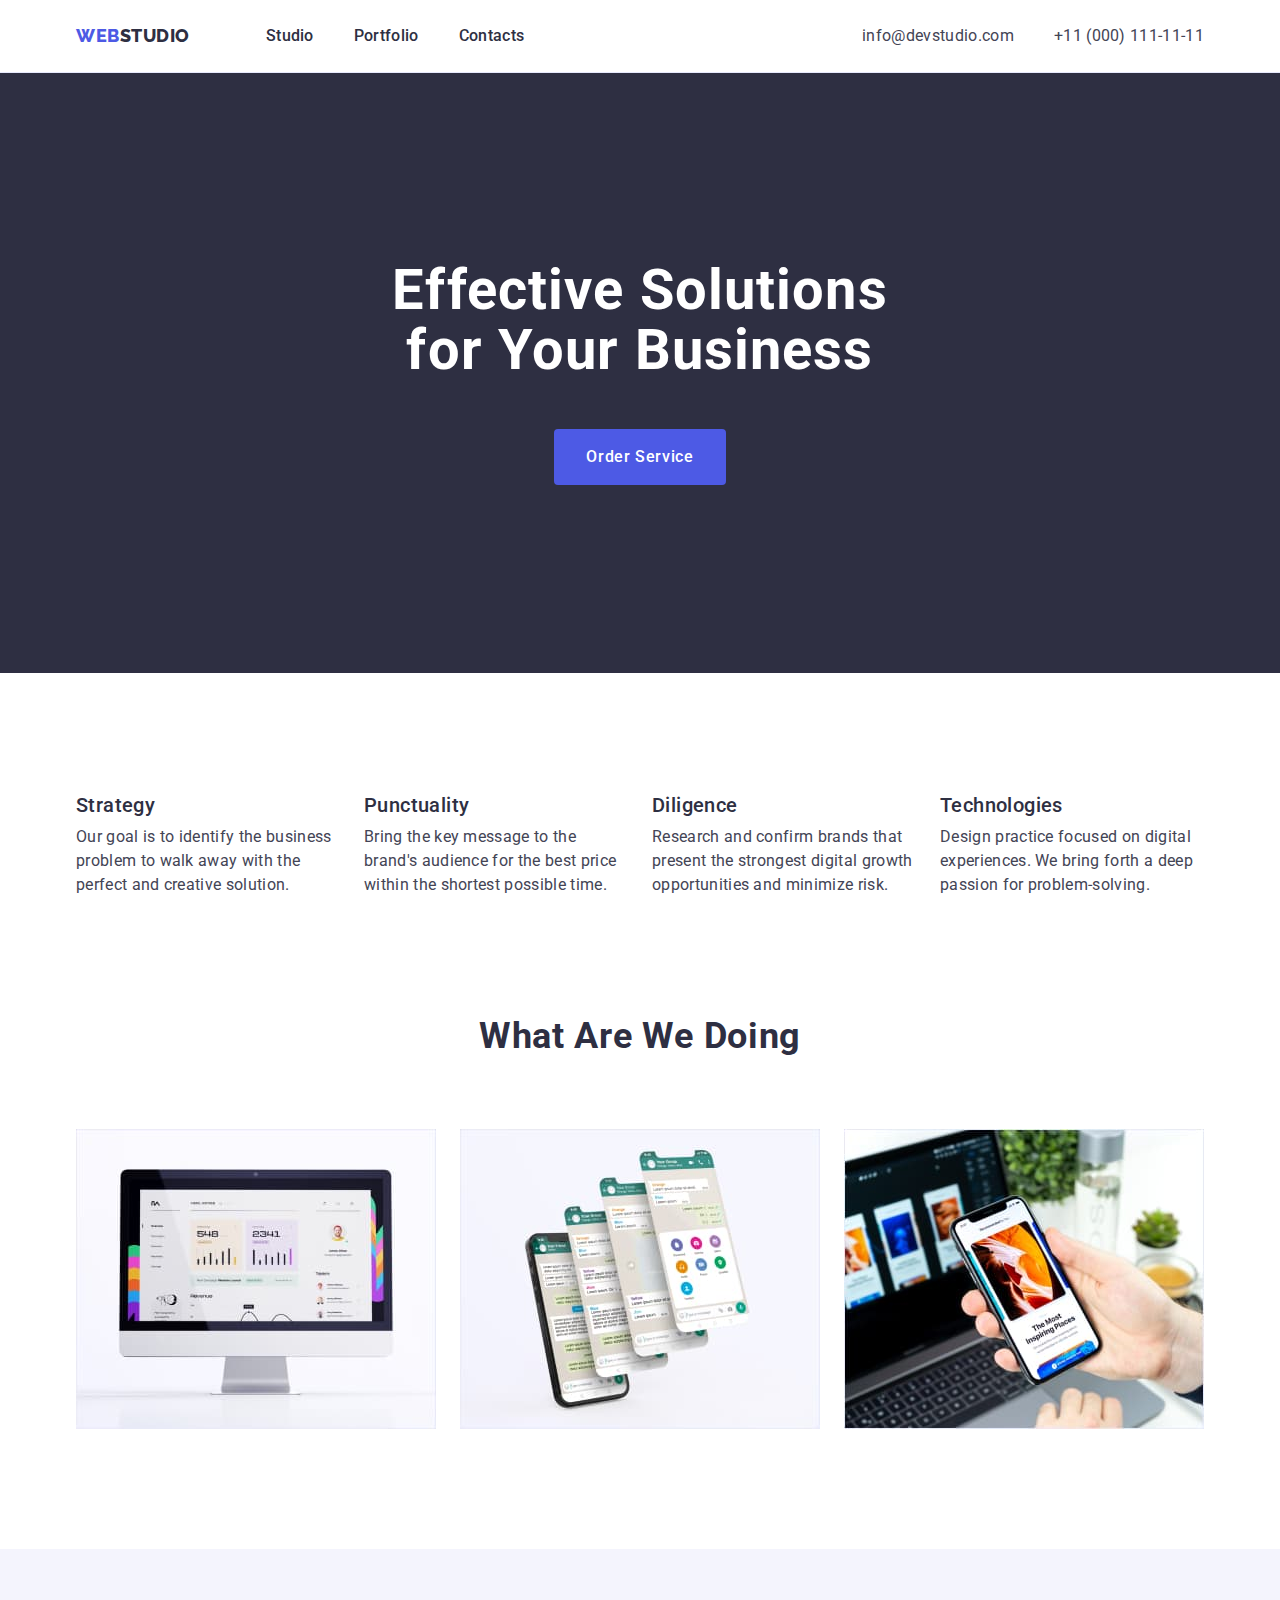
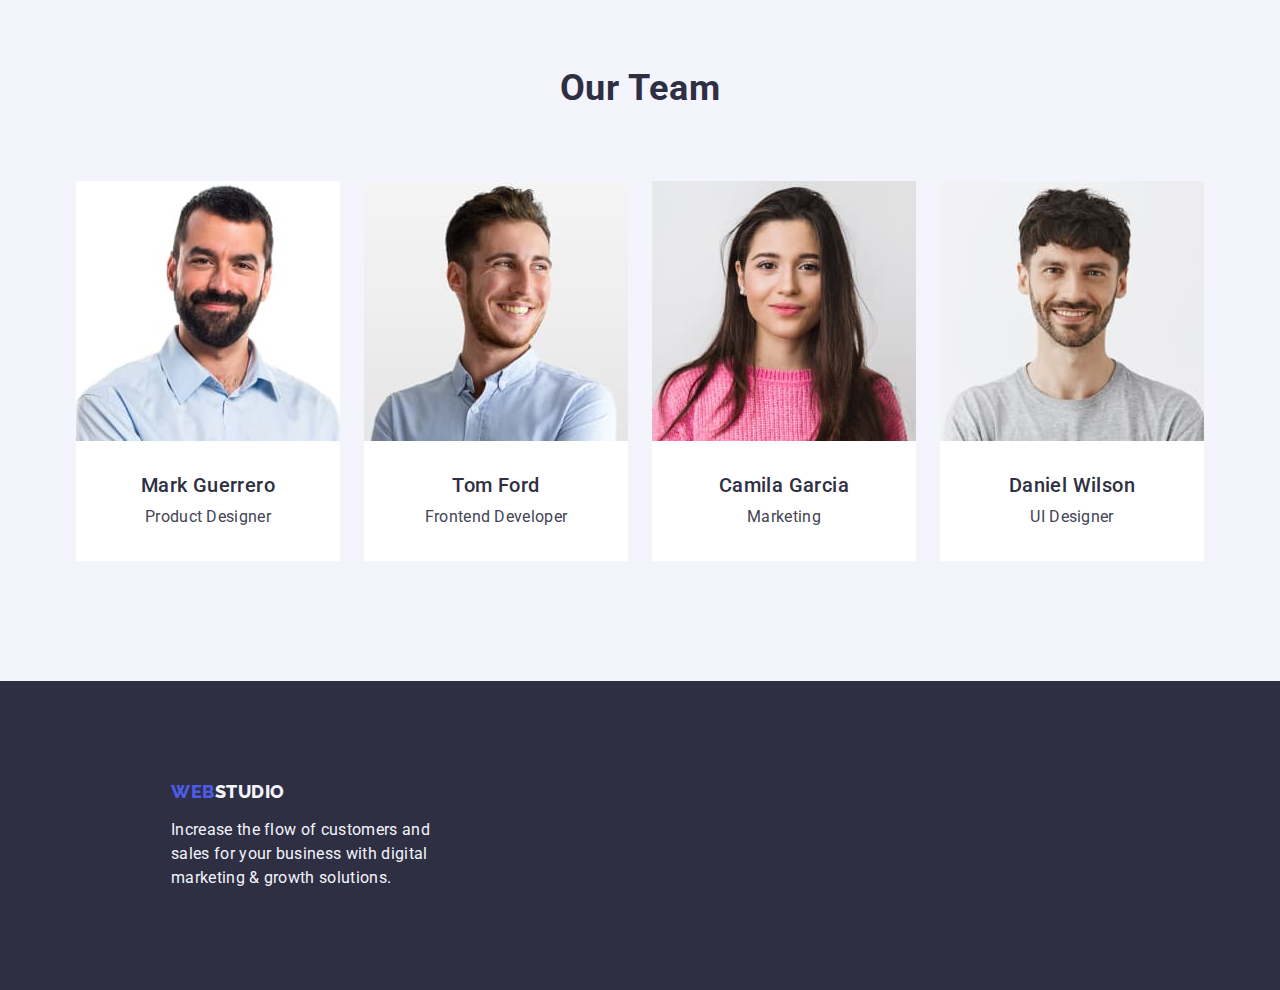
<file: index.html>
<!DOCTYPE html>
<html lang="en">
  <head>
    <meta charset="UTF-8" />
    <meta http-equiv="X-UA-Compatible" content="IE=edge" />
    <meta name="viewport" content="width=device-width, initial-scale=1.0" />
    <title>Студія</title>
    <link rel="preconnect" href="https://fonts.googleapis.com" />
    <link rel="preconnect" href="https://fonts.gstatic.com" crossorigin />
    <link
      href="https://fonts.googleapis.com/css2?family=Raleway:wght@800&family=Roboto:wght@400;500;700;900&display=swap"
      rel="stylesheet"
    />
    <link
      rel="stylesheet"
      href="https://cdnjs.cloudflare.com/ajax/libs/modern-normalize/1.1.0/modern-normalize.min.css"
    />
    <link rel="stylesheet" href="./css/styles.css" />
  </head>
  <body>
    <!-- Header -->
    <header class="page-header">
      <div class="container page-header-nav">
        <nav class="page-nav">
          <a class="logo link page-header-logo" href="./index.html">
            Web<span class="header-logo-second-part">Studio</span>
          </a>

          <ul class="page-nav-list list">
            <li class="page-nav-item">
              <a class="page-nav-link link" href="./index.html">Studio</a>
            </li>
            <li class="page-nav-item">
              <a class="page-nav-link link" href="./portfolio.html"
                >Portfolio</a
              >
            </li>
            <li class="page-nav-item">
              <a class="page-nav-link link" href="">Contacts</a>
            </li>
          </ul>
        </nav>

        <address class="contacts">
          <ul class="contact-list list">
            <li class="contact-item">
              <a class="contact-link link" href="mailto:info@devstudio.com"
                >info@devstudio.com</a
              >
            </li>
            <li class="contact-item">
              <a class="contact-link link" href="tel:+110001111111"
                >+11 (000) 111-11-11</a
              >
            </li>
          </ul>
        </address>
      </div>
    </header>
    <!-- Main -->
    <main>
      <!-- Hero -->
      <section class="hero-section">
        <div class="container">
          <h1 class="hero-title">Effective Solutions for Your Business</h1>
          <button type="button" class="order-service-btn">Order Service</button>
        </div>
      </section>
      <!-- About us -->
      <section class="section about-us-section">
        <div class="container">
          <h2 class="about-us-title" hidden>About us</h2>
          <ul class="about-us-list list">
            <li class="about-us-item">
              <h3 class="about-us-title">Strategy</h3>
              <p class="about-us-text">
                Our goal is to identify the business problem to walk away with
                the perfect and creative solution.
              </p>
            </li>
            <li class="about-us-item">
              <h3 class="about-us-title">Punctuality</h3>
              <p class="about-us-text">
                Bring the key message to the brand's audience for the best price
                within the shortest possible time.
              </p>
            </li>
            <li class="about-us-item">
              <h3 class="about-us-title">Diligence</h3>
              <p class="about-us-text">
                Research and confirm brands that present the strongest digital
                growth opportunities and minimize risk.
              </p>
            </li>
            <li class="about-us-item">
              <h3 class="about-us-title">Technologies</h3>
              <p class="about-us-text">
                Design practice focused on digital experiences. We bring forth a
                deep passion for problem-solving.
              </p>
            </li>
          </ul>
        </div>
      </section>
      <!-- What are we doing -->
      <section class="section what-are-we-doing-section">
        <div class="container">
          <h2 class="section-title">What are we doing</h2>
          <ul class="what-are-we-doing-list list">
            <li class="what-are-we-doing-item">
              <img
                class="what-are-we-doing-img"
                src="./images/what-are-we-doing/computer.jpg"
                alt="Computer monitor showing a website"
                width="360"
                height="300"
              />
            </li>
            <li class="what-are-we-doing-item">
              <img
                class="what-are-we-doing-img"
                src="./images/what-are-we-doing/phone.jpg"
                alt="Smartphone with a messaging app shown on the screen"
                width="360"
                height="300"
              />
            </li>
            <li class="what-are-we-doing-item">
              <img
                class="what-are-we-doing-img"
                src="./images/what-are-we-doing/laptop.jpg"
                alt="Smartphone in a person's hand and a laptop on a table"
                width="360"
                height="300"
              />
            </li>
          </ul>
        </div>
      </section>
      <!-- Our Team -->
      <section class="section our-team-section">
        <div class="container">
          <h2 class="section-title">Our Team</h2>
          <ul class="our-team-list list">
            <li class="our-team-item">
              <img
                class="our-team-img"
                src="./images/our-team/mark-guerrero.jpg"
                alt="Portrait photo of Mark Guerrero"
                width="264"
                height="260"
              />
              <div class="our-team-content">
                <h3 class="our-team-name">Mark Guerrero</h3>
                <p class="our-team-position">Product Designer</p>
              </div>
            </li>
            <li class="our-team-item">
              <img
                class="our-team-img"
                src="./images/our-team/tom-ford.jpg"
                alt="Portrait photo of Tom Ford"
                width="264"
                height="260"
              />
              <div class="our-team-content">
                <h3 class="our-team-name">Tom Ford</h3>
                <p class="our-team-position">Frontend Developer</p>
              </div>
            </li>
            <li class="our-team-item">
              <img
                class="our-team-img"
                src="./images/our-team/camila-garcia.jpg"
                alt="Portrait photo of Camila Garcia"
                width="264"
                height="260"
              />
              <div class="our-team-content">
                <h3 class="our-team-name">Camila Garcia</h3>
                <p class="our-team-position">Marketing</p>
              </div>
            </li>
            <li class="our-team-item">
              <img
                class="our-team-img"
                src="./images/our-team/daniel-wilson.jpg"
                alt="Portrait photo of Daniel Wilson"
                width="264"
                height="260"
              />
              <div class="our-team-content">
                <h3 class="our-team-name">Daniel Wilson</h3>
                <p class="our-team-position">UI Designer</p>
              </div>
            </li>
          </ul>
        </div>
      </section>
    </main>
    <!-- Footer -->
    <footer class="webstudio-footer">
      <div class="container footer-container">
        <a class="logo link footer-logo" href="./index.html"
          >Web<span class="footer-logo-second-part">Studio</span>
        </a>

        <p class="footer-text">
          Increase the flow of customers and sales for your business with
          digital marketing & growth solutions.
        </p>
      </div>
    </footer>
  </body>
</html>
</file>
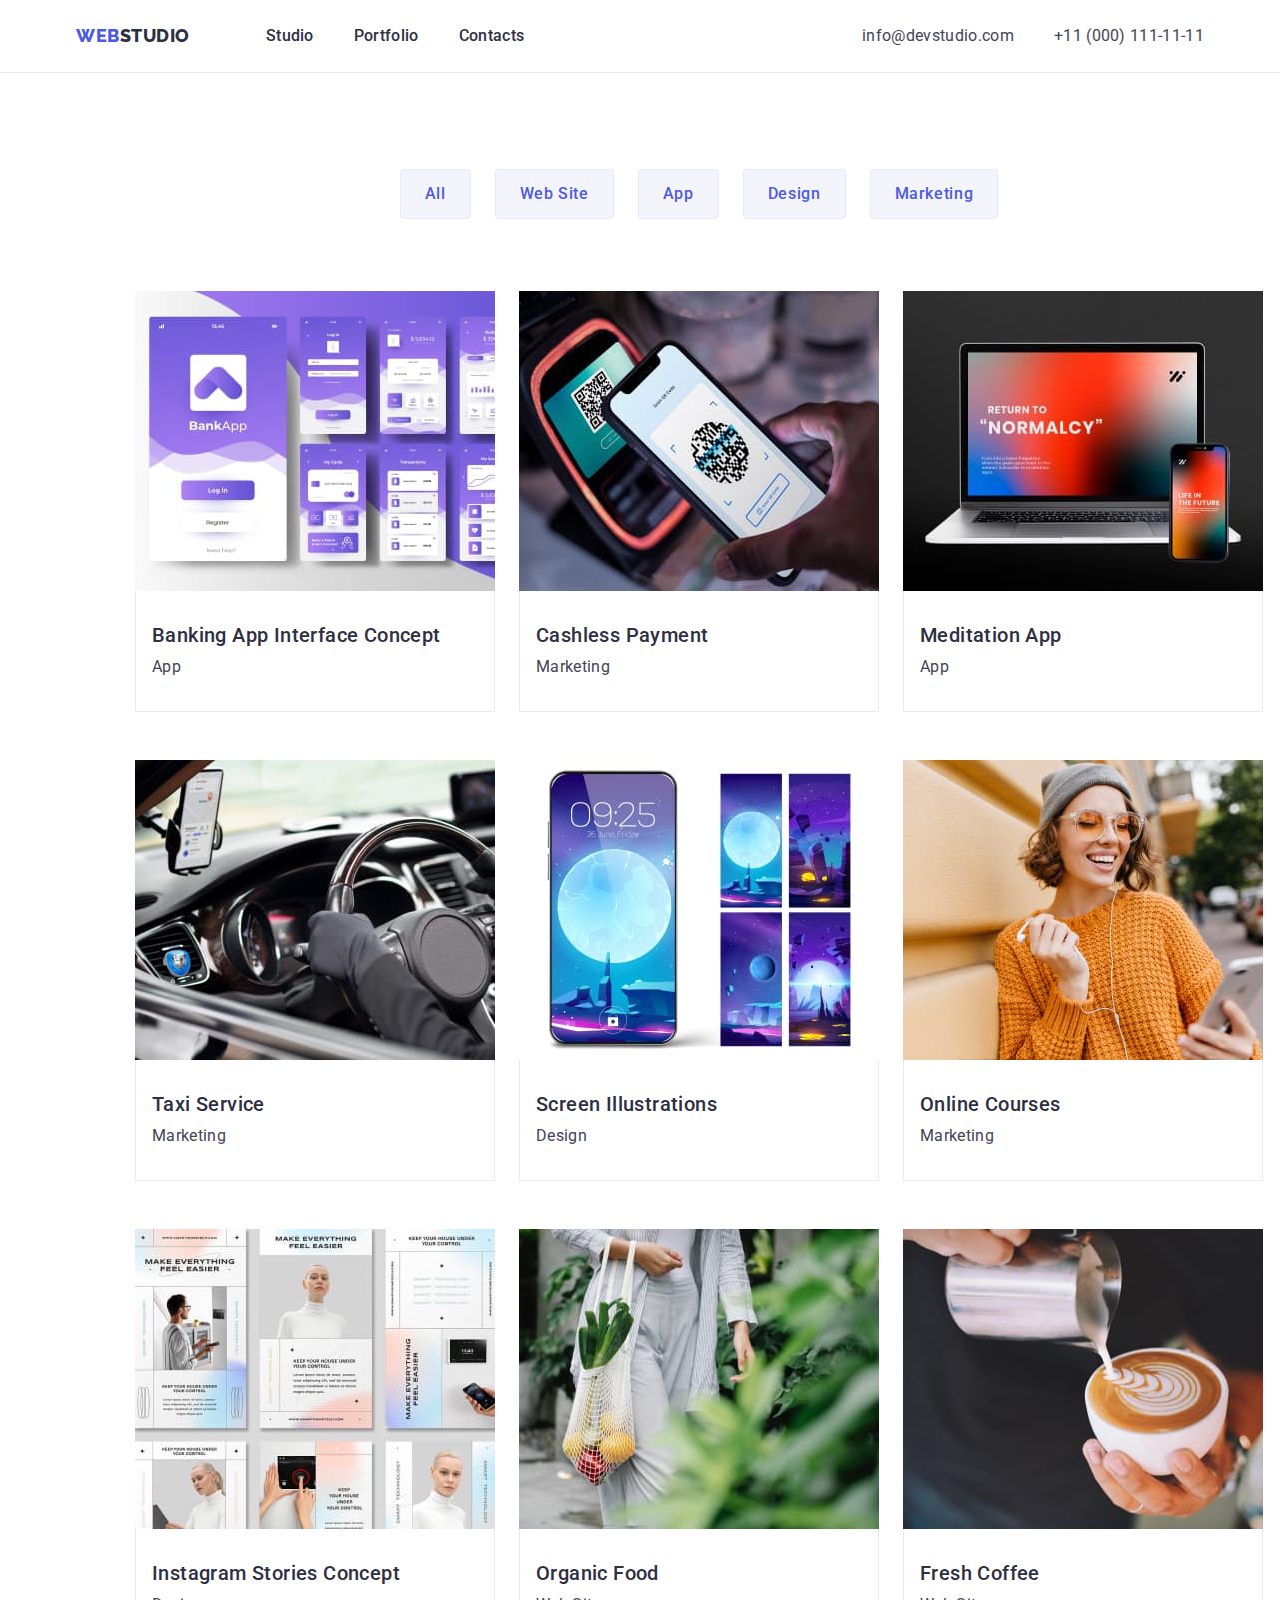
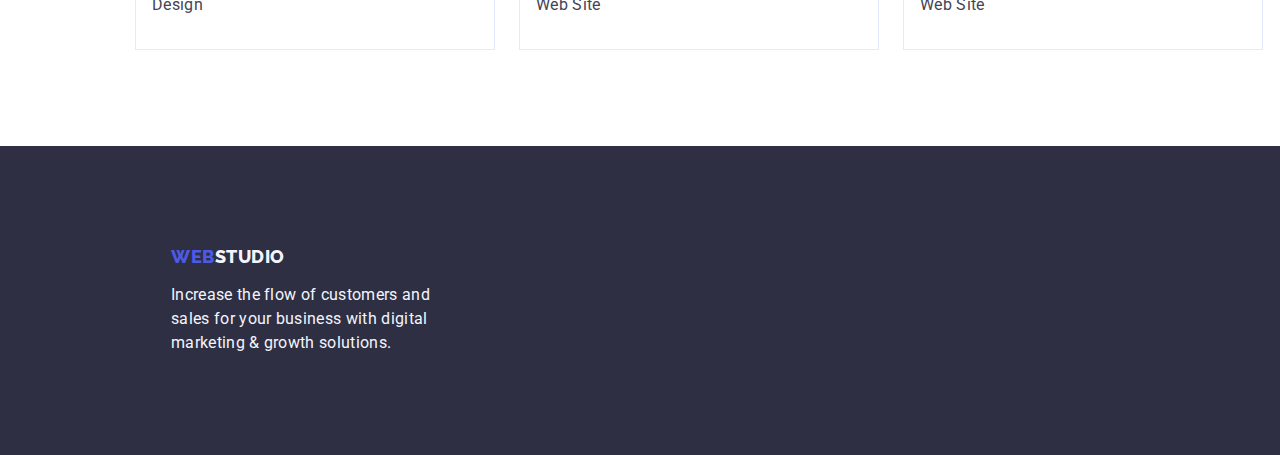
<file: portfolio.html>
<!DOCTYPE html>
<html lang="en">
  <head>
    <meta charset="UTF-8" />
    <meta http-equiv="X-UA-Compatible" content="IE=edge" />
    <meta name="viewport" content="width=device-width, initial-scale=1.0" />
    <title>Портфоліо</title>
    <link rel="preconnect" href="https://fonts.googleapis.com" />
    <link rel="preconnect" href="https://fonts.gstatic.com" crossorigin />
    <link
      href="https://fonts.googleapis.com/css2?family=Raleway:wght@800&family=Roboto:wght@400;500;700;900&display=swap"
      rel="stylesheet"
    />
    <link
      rel="stylesheet"
      href="https://cdnjs.cloudflare.com/ajax/libs/modern-normalize/1.1.0/modern-normalize.min.css"
    />
    <link rel="stylesheet" href="./css/styles.css" />
  </head>
  <body>
    <!-- Header -->
    <header class="page-header">
      <div class="container page-header-nav">
        <nav class="page-nav">
          <a class="logo link page-header-logo" href="./index.html">
            Web<span class="header-logo-second-part">Studio</span>
          </a>

          <ul class="page-nav-list list">
            <li class="page-nav-item">
              <a class="page-nav-link link" href="./index.html">Studio</a>
            </li>
            <li class="page-nav-item">
              <a class="page-nav-link link" href="./portfolio.html"
                >Portfolio</a
              >
            </li>
            <li class="page-nav-item">
              <a class="page-nav-link link" href="">Contacts</a>
            </li>
          </ul>
        </nav>

        <address class="contacts">
          <ul class="contact-list list">
            <li class="contact-item">
              <a class="contact-link link" href="mailto:info@devstudio.com"
                >info@devstudio.com</a
              >
            </li>
            <li class="contact-item">
              <a class="contact-link link" href="tel:+110001111111"
                >+11 (000) 111-11-11</a
              >
            </li>
          </ul>
        </address>
      </div>
    </header>
    <!-- Main -->
    <main>
      <!-- Portfolio -->
      <section class="section our-works-section">
        <div class="container">
          <h1 hidden>Our works</h1>
          <ul class="filter-list list">
            <li class="filter-item">
              <button class="filter-btn" type="button">All</button>
            </li>
            <li class="filter-item">
              <button class="filter-btn" type="button">Web Site</button>
            </li>
            <li class="filter-item">
              <button class="filter-btn" type="button">App</button>
            </li>
            <li class="filter-item">
              <button class="filter-btn" type="button">Design</button>
            </li>
            <li class="filter-item">
              <button class="filter-btn" type="button">Marketing</button>
            </li>
          </ul>

          <ul class="project-list list">
            <li class="project-item">
              <a class="project-item-link link" href="">
                <img
                  class="project-img"
                  src="./images/our-works/project1.jpg"
                  alt="Banking phone app interface"
                  width="360"
                  height="300"
                />
                <div class="project-description">
                  <h2 class="project-title">Banking App Interface Concept</h2>
                  <p class="project-filter">App</p>
                </div>
              </a>
            </li>
            <li class="project-item">
              <a class="project-item-link link" href=""
                ><img
                  class="project-img"
                  src="./images/our-works/project2.jpg"
                  alt="Smartphone and a payment terminal"
                  width="360"
                  height="300"
                />
                <div class="project-description">
                  <h2 class="project-title">Cashless Payment</h2>
                  <p class="project-filter">Marketing</p>
                </div>
              </a>
            </li>
            <li class="project-item">
              <a class="project-item-link link" href=""
                ><img
                  class="project-img"
                  src="./images/our-works/project3.jpg"
                  alt="Smartphone and a laptop"
                  width="360"
                  height="300"
                />
                <div class="project-description">
                  <h2 class="project-title">Meditation App</h2>
                  <p class="project-filter">App</p>
                </div>
              </a>
            </li>
            <li class="project-item">
              <a class="project-item-link link" href=""
                ><img
                  class="project-img"
                  src="./images/our-works/project4.jpg"
                  alt="Steering wheel in a car"
                  width="360"
                  height="300"
                />
                <div class="project-description">
                  <h2 class="project-title">Taxi Service</h2>
                  <p class="project-filter">Marketing</p>
                </div>
              </a>
            </li>
            <li class="project-item">
              <a class="project-item-link link" href=""
                ><img
                  class="project-img"
                  src="./images/our-works/project5.jpg"
                  alt="Smartphone screen illustrations"
                  width="360"
                  height="300"
                />
                <div class="project-description">
                  <h2 class="project-title">Screen Illustrations</h2>
                  <p class="project-filter">Design</p>
                </div>
              </a>
            </li>
            <li class="project-item">
              <a class="project-item-link link" href=""
                ><img
                  class="project-img"
                  src="./images/our-works/project6.jpg"
                  alt="Woman wearing headphones"
                  width="360"
                  height="300"
                />
                <div class="project-description">
                  <h2 class="project-title">Online Courses</h2>
                  <p class="project-filter">Marketing</p>
                </div>
              </a>
            </li>
            <li class="project-item">
              <a class="project-item-link link" href=""
                ><img
                  class="project-img"
                  src="./images/our-works/project7.jpg"
                  alt="Instagram stories examples"
                  width="360"
                  height="300"
                />
                <div class="project-description">
                  <h2 class="project-title">Instagram Stories Concept</h2>
                  <p class="project-filter">Design</p>
                </div>
              </a>
            </li>
            <li class="project-item">
              <a class="project-item-link link" href=""
                ><img
                  class="project-img"
                  src="./images/our-works/project8.jpg"
                  alt="Woman wearing a bag with vegatables"
                  width="360"
                  height="300"
                />
                <div class="project-description">
                  <h2 class="project-title">Organic Food</h2>
                  <p class="project-filter">Web Site</p>
                </div>
              </a>
            </li>
            <li class="project-item">
              <a class="project-item-link link" href=""
                ><img
                  class="project-img"
                  src="./images/our-works/project9.jpg"
                  alt="Cup of coffee"
                  width="360"
                  height="300"
                />
                <div class="project-description">
                  <h2 class="project-title">Fresh Coffee</h2>
                  <p class="project-filter">Web Site</p>
                </div>
              </a>
            </li>
          </ul>
        </div>
      </section>
    </main>
    <!-- Footer -->
    <footer class="webstudio-footer">
      <div class="container footer-container">
        <a class="logo link footer-logo" href="./index.html"
          >Web<span class="footer-logo-second-part">Studio</span>
        </a>

        <p class="footer-text">
          Increase the flow of customers and sales for your business with
          digital marketing & growth solutions.
        </p>
      </div>
    </footer>
  </body>
</html>
</file>
<file: css/styles.css>
:root {
  --primary-font: 'Roboto', sans-serif;
  --secondary-font: 'Raleway', sans-serif;
  --primary-text-color: #434455;
  --secondary-text-color: #2e2f42;
  --accent-color: #4d5ae5;
  --hover-color: #404bbf;
  --primary-background-color: #ffffff;
  --secondary-background-color: #f4f4fd;
}

h1,
h2,
h3,
h4,
h5,
h6,
p {
  margin-top: 0;
  margin-bottom: 0;
}

ul,
ol {
  margin-top: 0;
  margin-bottom: 0;
  padding-left: 0;
}

img {
  display: block;
}

button {
  cursor: pointer;
}

body {
  font-family: var(--primary-font);
  color: var(--primary-text-color);
  background-color: var(--primary-background-color);
}

/* ============Components============ */

.list {
  list-style: none;
}

.link {
  text-decoration: none;
}

.container {
  width: 1158px;
  margin-left: auto;
  margin-right: auto;
  padding-left: 15px;
  padding-right: 15px;
}

.logo {
  font-family: var(--secondary-font);
  font-weight: 800;
  font-size: 18px;
  line-height: 1.17;
  letter-spacing: 0.03em;
  text-transform: uppercase;
  color: var(--accent-color);
}

.section {
  padding-top: 120px;
  padding-bottom: 120px;
}

.section-title {
  margin-bottom: 72px;
  font-style: normal;
  font-weight: 700;
  font-size: 36px;
  line-height: 1.11;
  text-align: center;
  letter-spacing: 0.02em;
  text-transform: capitalize;
  color: var(--secondary-text-color);
}

/* ============/Components============ */

/* ============STUDIO============ */

/* ============Header============ */

.page-header {
  border-bottom: 1px solid #e7e9fc;
}

.page-header-nav {
  display: flex;
  align-items: center;
}

.page-nav {
  display: flex;
  align-items: center;
}

.page-header-logo {
  padding-top: 24px;
  padding-bottom: 24px;
  margin-right: 76px;
}

.header-logo-second-part {
  color: var(--secondary-text-color);
}

.page-nav-list {
  display: flex;
  align-items: center;
  gap: 40px;
}

.page-nav-link {
  display: block;
  padding-top: 24px;
  padding-bottom: 24px;

  font-weight: 500;
  font-size: 16px;
  line-height: 1.5;
  letter-spacing: 0.02em;
  color: var(--secondary-text-color);
}

.page-nav-link:hover,
.page-nav-link:focus {
  color: var(--hover-color);
}

.contacts {
  font-style: normal;
  margin-left: auto;
}

.contact-list {
  display: flex;
  align-items: center;
  gap: 40px;
}

.contact-link {
  display: block;
  padding-top: 24px;
  padding-bottom: 24px;

  font-weight: 400;
  font-size: 16px;
  line-height: 1.5;
  letter-spacing: 0.02em;
  color: var(--primary-text-color);
}

.contact-link:hover,
.contact-link:focus {
  color: var(--hover-color);
}
/* ============/Header============ */

/* ============Hero============ */

.hero-section {
  padding-top: 188px;
  padding-bottom: 188px;
  text-align: center;
  background-color: var(--secondary-text-color);
}

.hero-title {
  max-width: 496px;
  margin-right: auto;
  margin-left: auto;
  margin-bottom: 48px;
  font-style: normal;
  font-weight: 700;
  font-size: 56px;
  line-height: 1.07;
  letter-spacing: 0.02em;
  color: var(--primary-background-color);
}

.order-service-btn {
  display: block;
  margin-right: auto;
  margin-left: auto;
  min-width: 169px;
  height: 56px;
  border-radius: 4px;
  padding: 16px 32px;
  border: none;

  font-style: normal;
  font-weight: 500;
  font-size: 16px;
  line-height: 1.5;
  letter-spacing: 0.04em;
  background-color: var(--accent-color);
  color: var(--primary-background-color);
}

.order-service-btn:hover,
.order-service-btn:focus {
  background-color: var(--hover-color);
}

/* ============/Hero============ */

/* ============About us============ */

.about-us-list {
  display: flex;
  gap: 24px;
}

.about-us-item {
  flex-basis: calc((100% - 72px) / 4);
}

.about-us-title {
  margin-bottom: 8px;
  font-style: normal;
  font-weight: 500;
  font-size: 20px;
  line-height: 1.2;
  letter-spacing: 0.02em;
  color: var(--secondary-text-color);
}

.about-us-text {
  font-size: 16px;
  line-height: 1.5;
  letter-spacing: 0.02em;
  color: var(--primary-text-color);
}

/* ============/About us============ */

/* ============What are we doing============ */

.what-are-we-doing-section {
  padding-top: 0;
}

.what-are-we-doing-list {
  display: flex;
  flex-wrap: wrap;
  gap: 24px;
}

.what-are-we-doing-item {
  flex-basis: calc((100% - 48px) / 3);
}

/* ============/What are we doing============ */

/* ============Our team============ */

.our-team-section {
  background-color: var(--secondary-background-color);
}

.our-team-list {
  display: flex;
  flex-wrap: wrap;
  gap: 24px;
}

.our-team-item {
  flex-basis: calc((100% - 72px) / 4);
  background-color: var(--primary-background-color);
}

.our-team-content {
  padding: 32px 16px;
  border-radius: 0px 0px 4px 4px;
}

.our-team-name {
  margin-bottom: 8px;
  font-style: normal;
  font-weight: 500;
  font-size: 20px;
  line-height: 1.2;
  text-align: center;
  letter-spacing: 0.02em;
  color: var(--secondary-text-color);
}

.our-team-position {
  font-size: 16px;
  line-height: 1.5;
  letter-spacing: 0.02em;
  text-align: center;
  color: var(--primary-text-color);
}

/* ============/Our team============ */

/* ============Footer============ */

.webstudio-footer {
  padding-top: 100px;
  padding-bottom: 100px;
  background-color: var(--secondary-text-color);
}

.footer-container {
  margin-left: 156px;
  margin-right: auto;
  width: 294px;
}

.footer-logo {
  display: inline-block;
  margin-bottom: 16px;
}

.footer-logo-second-part {
  color: var(--secondary-background-color);
}

.footer-text {
  font-size: 16px;
  line-height: 1.5;
  letter-spacing: 0.02em;
  color: var(--secondary-background-color);
}

/* ============/Footer============ */

/* ============/STUDIO============ */

/* ============PORTFOLIO============ */

/* ============Our works============ */

.our-works-section {
  padding: 96px 120px;
}

.filter-list {
  display: flex;
  justify-content: center;
  margin-bottom: 72px;
  gap: 24px;
}

.filter-btn {
  display: inline-block;
  border: 1px solid #e7e9fc;
  border-radius: 4px;
  padding: 12px 24px;

  font-style: normal;
  font-weight: 500;
  font-size: 16px;
  line-height: 1.5;
  text-align: center;
  letter-spacing: 0.04em;
  background-color: var(--secondary-background-color);
  color: var(--accent-color);
}

.filter-btn:hover,
.filter-btn:focus {
  border: 1px solid transparent;
  background-color: var(--hover-color);
  color: var(--primary-background-color);
}

/* ============Our works============ */

.project-list {
  display: flex;
  flex-wrap: wrap;
  column-gap: 24px;
  row-gap: 48px;
}

.project-item {
  flex-basis: calc((100% - 48px) / 3);
}

.project-description {
  padding: 32px 16px;
  border: 1px solid #e7e9fc;
  border-top: none;
}

.project-title {
  margin-bottom: 8px;
  font-style: normal;
  font-weight: 500;
  font-size: 20px;
  line-height: 1.2;
  letter-spacing: 0.02em;
  color: var(--secondary-text-color);
}

.project-filter {
  font-size: 16px;
  line-height: 1.5;
  letter-spacing: 0.02em;
  color: var(--primary-text-color);
}

/* ============PORTFOLIO============ */
</file>
